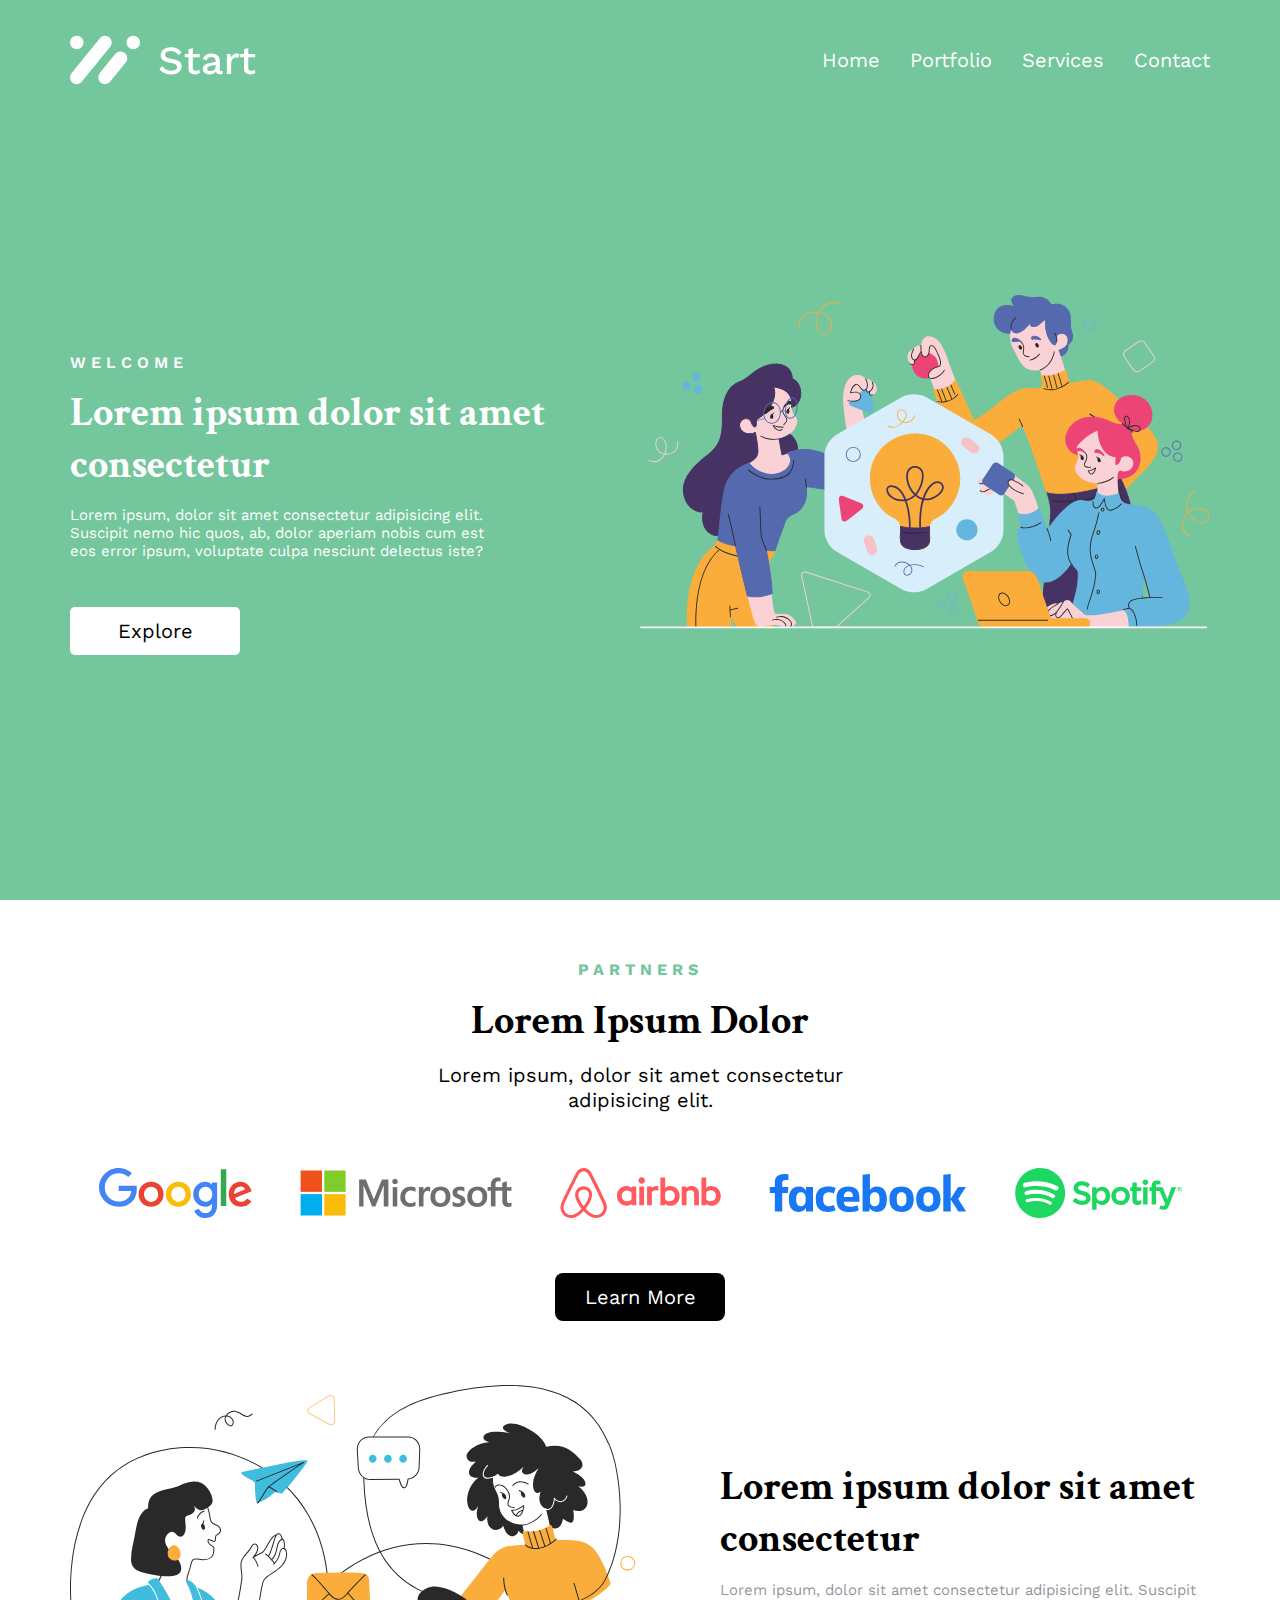
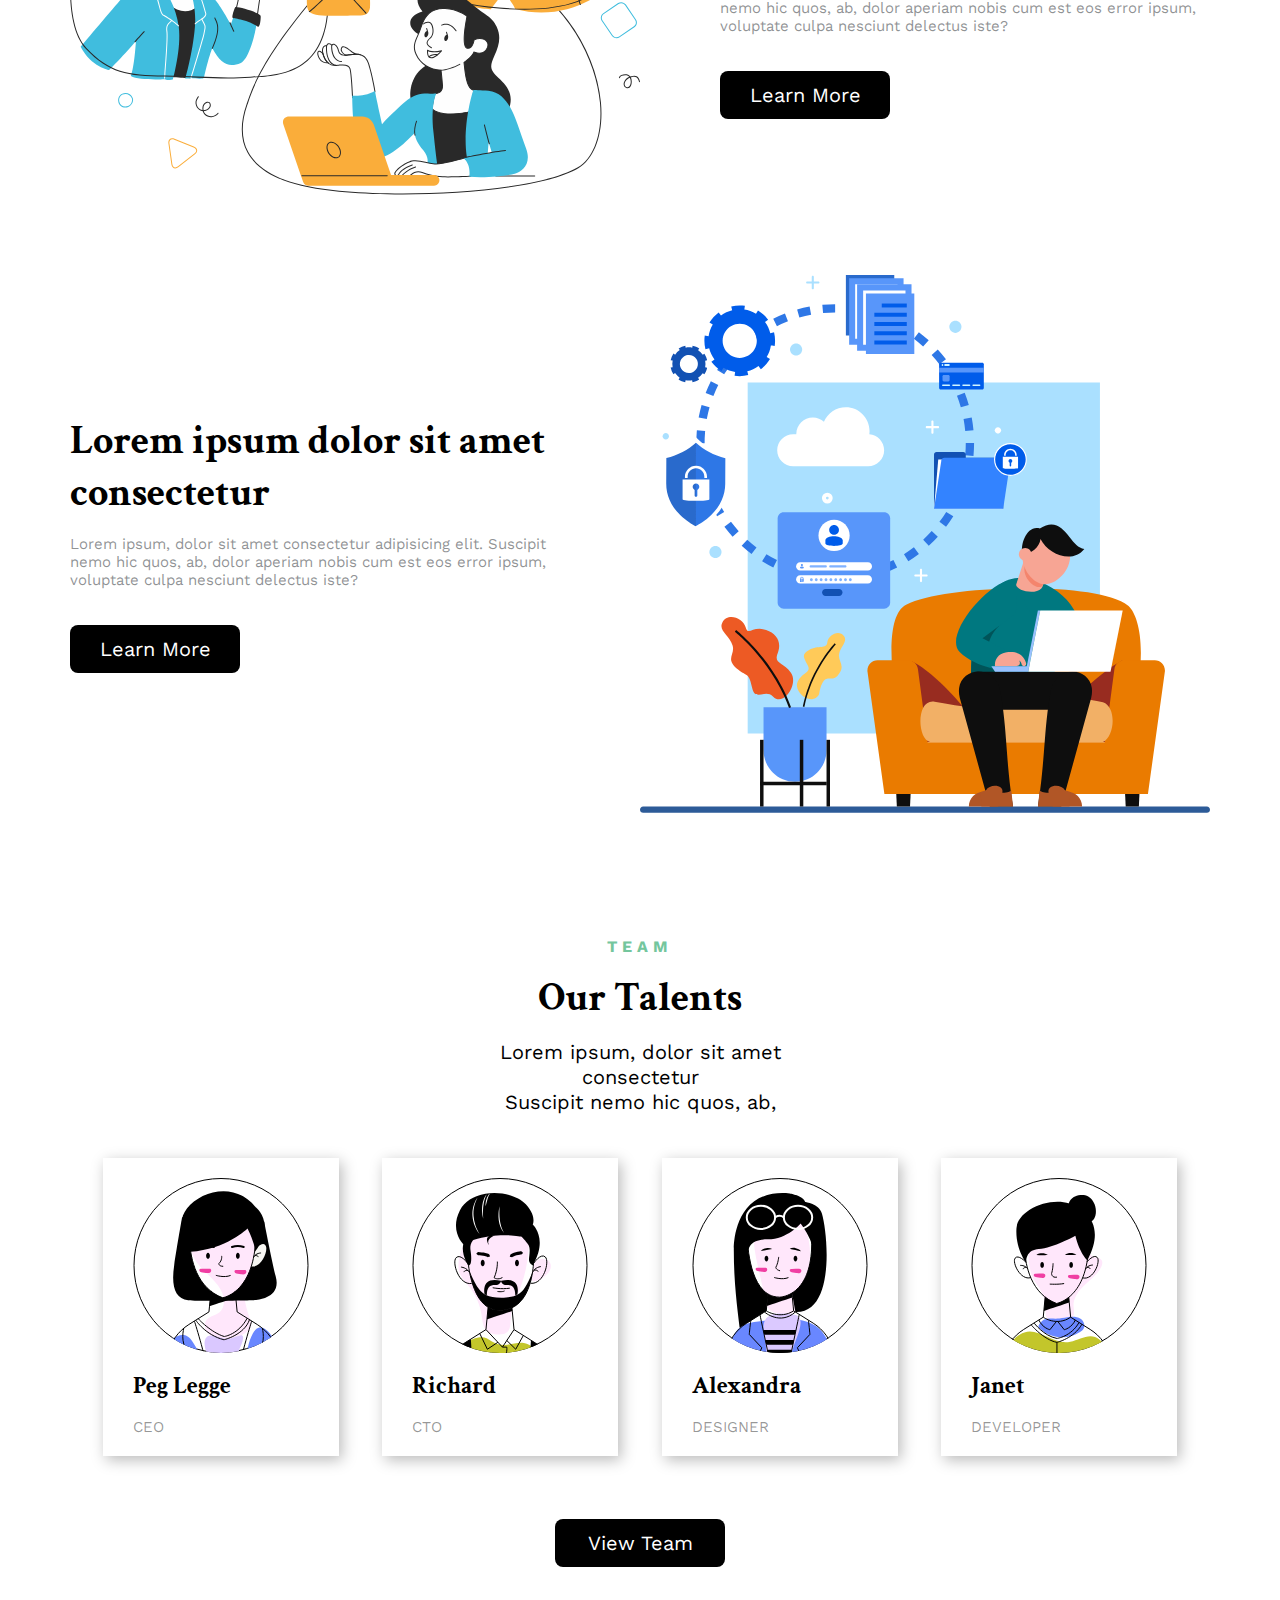
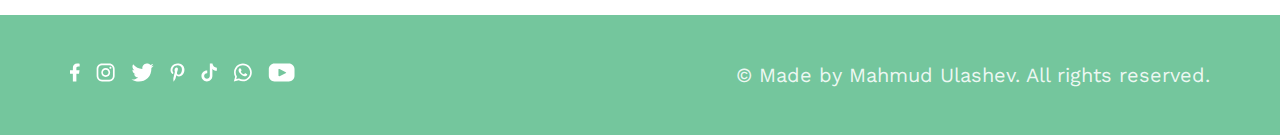
<file: index.html>
<!DOCTYPE html>
<html lang="en">
<head>
    <meta charset="UTF-8">
    <meta name="viewport" content="width=device-width, initial-scale=1.0">
    <title>Start Up</title>
    <link rel="preconnect" href="https://fonts.googleapis.com">
<link rel="preconnect" href="https://fonts.gstatic.com" crossorigin>
<link href="https://fonts.googleapis.com/css2?family=Work+Sans:ital,wght@0,100..900;1,100..900&display=swap" rel="stylesheet">
<link rel="preconnect" href="https://fonts.googleapis.com">
<link rel="preconnect" href="https://fonts.gstatic.com" crossorigin>
<link href="https://fonts.googleapis.com/css2?family=Crimson+Text:ital,wght@0,400;0,600;0,700;1,400;1,600;1,700&family=Work+Sans:ital,wght@0,100..900;1,100..900&display=swap" rel="stylesheet">
    <link rel="stylesheet" href="./style.css">
</head>
<body>
    <main>

            <!--Header-->

            <header>
                <div class="header-wrapper container">
                   <a href="#"> <img class="logo" src="./images/logo-white.svg" alt=""></a>
                    <nav>
                        <a href="./index.html" class="nav1">Home</a>
                        <a href="./portfolio.html" class="nav1">Portfolio</a>
                        <a href="./services.html" class="nav1">Services</a>
                        <a href="./contact.html" class="nav1">Contact</a>
                    </nav>

                    <div class="hamburger">   
                        <div class="off-screen-menu">
                            <ul class="ham-menu-ul">
                                <li><div><img src="./images/icons/home_24dp_E3E3E3_FILL0_wght400_GRAD0_opsz24.svg" alt="">
                                </div><a href="./index.html" class="nav1">Home</a></li>
                                <li><div><img src="./images/icons/work_24dp_E3E3E3_FILL0_wght400_GRAD0_opsz24.svg" alt="">
                                </div><a href="./portfolio.html" class="nav1">Portfolio</a></li>
                                <li><div><img src="./images/icons/design_services_24dp_E3E3E3_FILL0_wght400_GRAD0_opsz24.svg" alt="">
                                </div><a href="./services.html" class="nav1">Services</a></li>
                                <li><div><img src="./images/icons/perm_contact_calendar_24dp_E3E3E3_FILL0_wght400_GRAD0_opsz24.svg" alt="">
                                </div><a href="./contact.html" class="nav1">Contact</a></li>
                                
        
                            </ul>
                        </div>
                    
                        <nav class="nav-bar">
                            <div class="ham-menu">
                                <span></span>
                                <span></span>
                                <span></span>
                            </div>
                        </nav>
                    
                 </div> 
                </div>
            </header>


            <!-- Hero -->


        <section class="hero">
            <div class="hero-wrapper container">

                <div class="hero-content">
                    <h1 class="birinchi">Welcome</h1>
                    <h2 class="ikkinchi">Lorem ipsum dolor sit amet consectetur </h2>
                    <p class="matn1">Lorem ipsum, dolor sit amet consectetur adipisicing elit. Suscipit nemo hic quos, ab, dolor aperiam nobis cum est eos error ipsum, voluptate culpa nesciunt delectus iste?</p>
                    <a href="./portfolio.html"><button class="button1">Explore</button></a>
                </div>

                <div class="hero-img">
                    <img src="./images/hero-group.svg" alt="">
                </div>

            </div>
        </section>


        <!-- Partners -->


        <section class="partners">
            <div class="partners-wrapper container">

                <div class="partners-companiens">

                    <div class="partners-content">
                        <h2 class="uchinchi">
                            PARTNERS
                        </h2>
                        <h2 class="tortinchi">Lorem Ipsum Dolor</h2>
                        <p class="matn2">Lorem ipsum, dolor sit amet consectetur <br> adipisicing elit.</p>
                    </div>

                    <div class="partners-companiens-wrapper">
                        <img src="./images/partners/google.svg" alt="">
                        <img src="./images/partners/microsoft.png" alt="">
                        <img src="./images/partners/airbnb.svg" alt="">
                        <img src="./images/partners/facebook.svg" alt="">
                        <img src="./images/partners/spotify.svg" alt="">
                    </div>

                    <a href="./services.html"><button class="button2">Learn More</button></a>
                </div>
                

                <div class="partner-info">

                    <div class="info-1 p-info">
                        <div class="info1-left">
                            <img src="./images/contact.svg" alt="">
                        </div>

                        <div class="info1-right ">
                            <h2 class="beshinchi">
                                Lorem ipsum dolor sit amet consectetur 
                            </h2>
                            <p class="matn3">
                                Lorem ipsum, dolor sit amet consectetur adipisicing elit. Suscipit nemo hic quos, ab, dolor aperiam nobis cum est eos error ipsum, voluptate culpa nesciunt delectus iste?
                            </p>
                            <a href="./services.html"><button class="button3">Learn More</button></a>
                        </div>
                    </div>

                    <div class="info-2 p-info">

                        <div class="info1-left">
                            <img src="./images/security.svg" alt="">
                        </div>

                        <div class="info1-right ">
                            <h2 class="beshinchi">
                                Lorem ipsum dolor sit amet consectetur 
                            </h2>
                            <p class="matn3">
                                Lorem ipsum, dolor sit amet consectetur adipisicing elit. Suscipit nemo hic quos, ab, dolor aperiam nobis cum est eos error ipsum, voluptate culpa nesciunt delectus iste?
                            </p>
                           <a href="./services.html"> <button class="button3">Learn More</button></a>
                        </div>

                    </div>

                </div>   

            </div>
       </section> 


         <!-- TEAMS -->

         
       <section class="Teams container">

            <div class="teams-content">
                <h2 class="uchinchi">
                    TEAM
                </h2>
                <h2 class="tortinchi">Our Talents</h2>
                <p class="matn2">Lorem ipsum, dolor sit amet consectetur <br>
                    Suscipit nemo hic quos, ab,</p>
            </div>

            <div class="teams-cards">

                <div class="teams-card">
                    <img src="./images/peg.svg" alt="">
                    <h2 class="team-member">Peg Legge</h2>
                    <span class="job">CEO</span>
                </div>

                <div class="teams-card">
                    <img src="./images/richart.svg" alt="">
                    <h2 class="team-member">Richard</h2>
                    <span class="job">CTO</span>
                </div>

                <div class="teams-card">
                    <img src="./images/stolz.svg" alt="">
                    <h2 class="team-member">Alexandra</h2>
                    <span class="job">DESIGNER</span>
                </div>

                <div class="teams-card">
                    <img src="./images/janet.svg" alt="">
                    <h2 class="team-member">Janet</h2>
                    <span class="job">DEVELOPER</span>
                </div>

            </div>

           <a href="./portfolio.html"> <button class="button3">View Team</button></a>

        </section>

    </main>

    <!-- FOOTER -->

    <footer>
        <div class="footer-wrapper container">
            <div class="media-icons">
                <a href="#"> <img src="./images/social-media/Group 33.svg" alt=""></a>
                <a href="#"> <img src="./images/social-media/Group 34.svg" alt=""></a> 
                <a href="#"> <img src="./images/social-media/Group 35.svg" alt=""></a> 
                <a href="#"><img src="./images/social-media/Group 36.svg" alt=""></a> 
                <a href="#"><img src="./images/social-media/Group 37.svg" alt=""></a> 
                <a href="#"> <img src="./images/social-media/Group 38.svg" alt=""></a> 
                <a href="#"> <img src="./images/social-media/Group 39.svg" alt=""></a> 
                
            </div>

            <p class="footer-matn">
                © Made by Mahmud Ulashev. All rights reserved.
            </p>
        </div>
    </footer>

<script src="./main.js"></script>

</body>
</html>
</file>
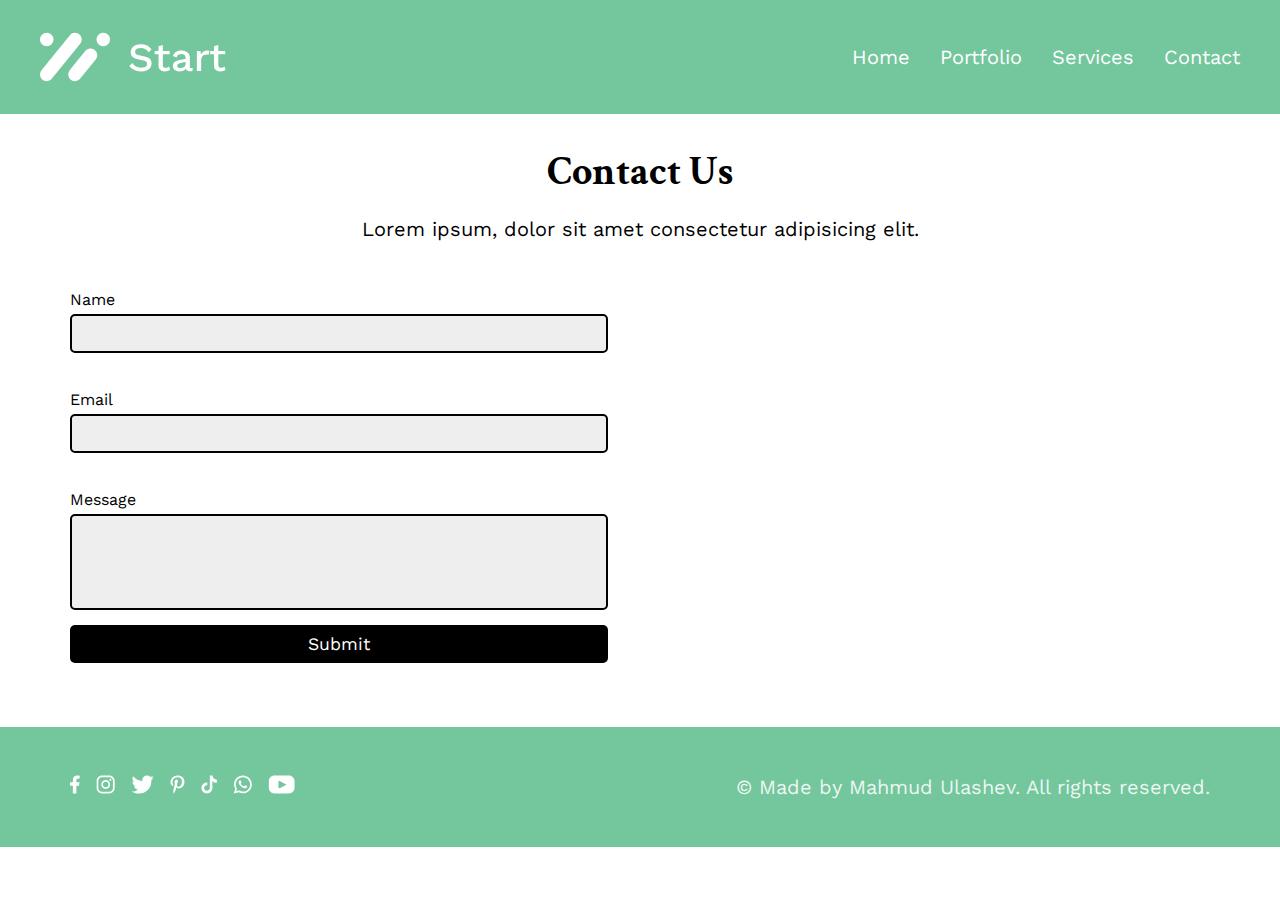
<file: contact.html>
<!DOCTYPE html>
<html lang="en">
<head>
    <meta charset="UTF-8">
    <meta name="viewport" content="width=device-width, initial-scale=1.0">
    <title>Our Services</title>
    <link rel="preconnect" href="https://fonts.googleapis.com">
    <link rel="preconnect" href="https://fonts.gstatic.com" crossorigin>
    <link href="https://fonts.googleapis.com/css2?family=Work+Sans:ital,wght@0,100..900;1,100..900&display=swap" rel="stylesheet">
    <link rel="preconnect" href="https://fonts.googleapis.com">
    <link rel="preconnect" href="https://fonts.gstatic.com" crossorigin>
    <link href="https://fonts.googleapis.com/css2?family=Crimson+Text:ital,wght@0,400;0,600;0,700;1,400;1,600;1,700&family=Work+Sans:ital,wght@0,100..900;1,100..900&display=swap" rel="stylesheet">
    <link rel="stylesheet" href='./contact_style.css'>
</head>
<body>
    
     <!--Header-->

     <header>
        <div class="header-wrapper container">
           <a href="#"> <img class="logo" src="./images/logo-white.svg" alt=""></a>
            <nav>
                <a href="./index.html" class="nav1">Home</a>
                <a href="./portfolio.html" class="nav1">Portfolio</a>
                <a href="./services.html" class="nav1">Services</a>
                <a href="./contact.html" class="nav1">Contact</a>
            </nav>

            <div class="hamburger">   
                <div class="off-screen-menu">
                    <ul class="ham-menu-ul">
                        <li><div><img src="./images/icons/home_24dp_E3E3E3_FILL0_wght400_GRAD0_opsz24.svg" alt="">
                        </div><a href="./index.html" class="nav1">Home</a></li>
                        <li><div><img src="./images/icons/work_24dp_E3E3E3_FILL0_wght400_GRAD0_opsz24.svg" alt="">
                        </div><a href="./portfolio.html" class="nav1">Portfolio</a></li>
                        <li><div><img src="./images/icons/design_services_24dp_E3E3E3_FILL0_wght400_GRAD0_opsz24.svg" alt="">
                        </div><a href="./services.html" class="nav1">Services</a></li>
                        <li><div><img src="./images/icons/perm_contact_calendar_24dp_E3E3E3_FILL0_wght400_GRAD0_opsz24.svg" alt="">
                        </div><a href="./contact.html" class="nav1">Contact</a></li>
                        

                    </ul>
                </div>
            
                <nav class="nav-bar">
                    <div class="ham-menu">
                        <span></span>
                        <span></span>
                        <span></span>
                    </div>
                </nav>
            
         </div> 
        </div>
    </header>

    <div class="hero">
        <h2>Contact Us</h2>
        <p class="matn">Lorem ipsum, dolor sit amet consectetur
            adipisicing elit.</p>
    </div>

    <div class="middle container">
        <div class="mid-left">
            <form action="" method="get">
                <label for="name">Name</label>
                <input type="text" id="name">
                <label for="e-mail">Email</label>
                <input type="email" id="e-mail">
                <label for="message">Message</label>
                <input type="text" id="message">
                <button type="submit">Submit</button>
            </form>
        </div>

        <div class="mid-right">
            <iframe src="https://www.google.com/maps/embed?pb=!1m18!1m12!1m3!1d12332.14466534422!2d67.23568171262744!3d39.400687825658544!2m3!1f0!2f0!3f0!3m2!1i1024!2i768!4f13.1!3m3!1m2!1s0x8936b300f16b5151%3A0xa5bb50ecd5f25fa!2sIlmla%20Ta&#39;lim!5e0!3m2!1sen!2s!4v1741962225402!5m2!1sen!2s" width="600" height="450" style="border:0;" allowfullscreen="" loading="lazy" referrerpolicy="no-referrer-when-downgrade"></iframe>
        </div>
    </div>

    <footer>
        <div class="footer-wrapper container">
            <div class="media-icons">
                <a href="#"> <img src="./images/social-media/Group 33.svg" alt=""></a>
                <a href="#"> <img src="./images/social-media/Group 34.svg" alt=""></a> 
                <a href="#"> <img src="./images/social-media/Group 35.svg" alt=""></a> 
                <a href="#"><img src="./images/social-media/Group 36.svg" alt=""></a> 
                <a href="#"><img src="./images/social-media/Group 37.svg" alt=""></a> 
                <a href="#"> <img src="./images/social-media/Group 38.svg" alt=""></a> 
                <a href="#"> <img src="./images/social-media/Group 39.svg" alt=""></a> 
                
            </div>

            <p class="footer-matn">
                © Made by Mahmud Ulashev. All rights reserved.
            </p>
        </div>
    </footer>


    <script src="./main.js"></script>

</body>
</html>
</file>
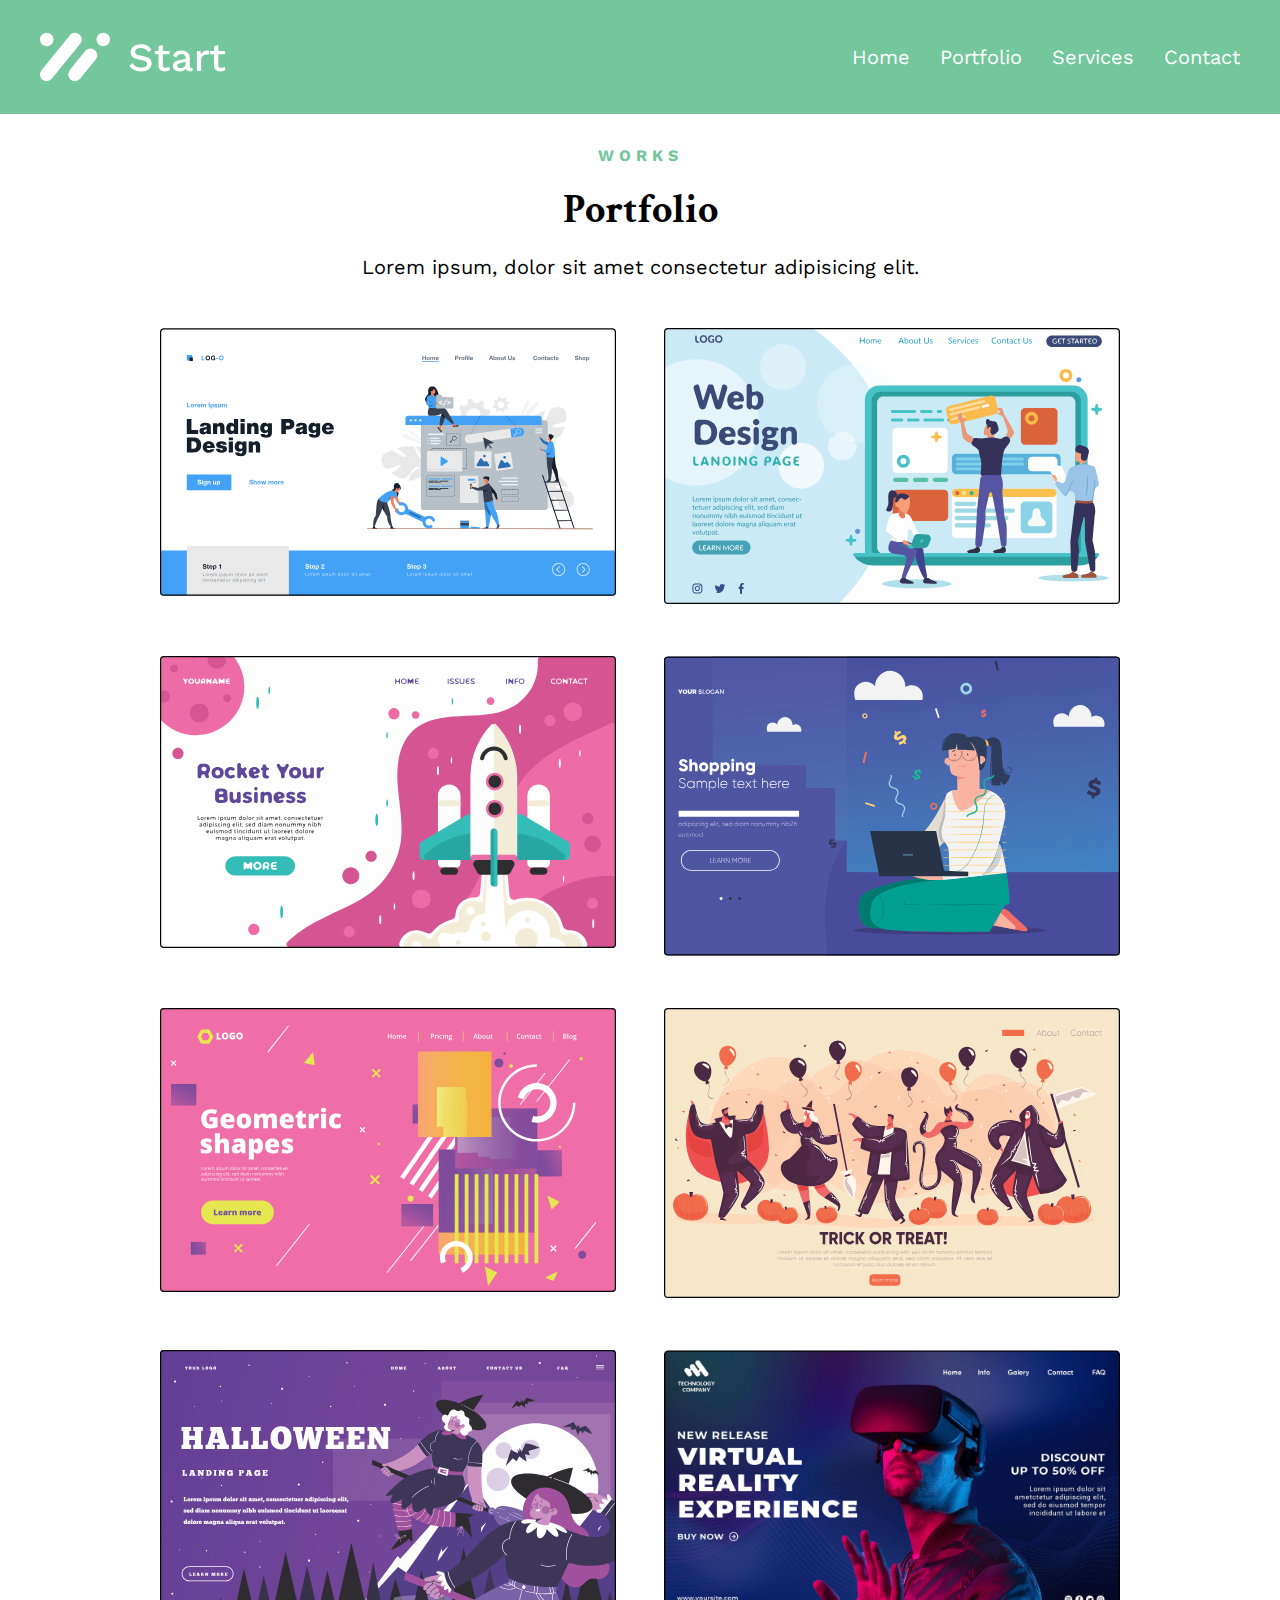
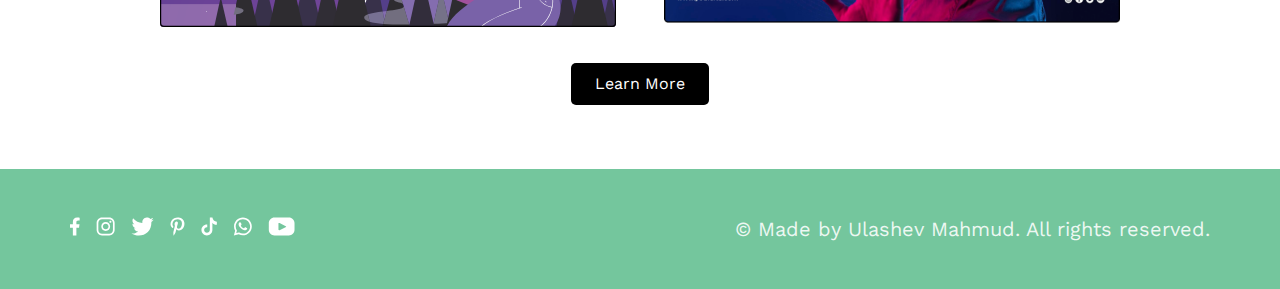
<file: portfolio.html>
<!DOCTYPE html>
<html lang="en">
<head>
    <meta charset="UTF-8">
    <meta name="viewport" content="width=device-width, initial-scale=1.0">
    <title>Portfolio</title>
    <link rel="preconnect" href="https://fonts.googleapis.com">
    <link rel="preconnect" href="https://fonts.gstatic.com" crossorigin>
    <link href="https://fonts.googleapis.com/css2?family=Work+Sans:ital,wght@0,100..900;1,100..900&display=swap" rel="stylesheet">
    <link rel="preconnect" href="https://fonts.googleapis.com">
    <link rel="preconnect" href="https://fonts.gstatic.com" crossorigin>
    <link href="https://fonts.googleapis.com/css2?family=Crimson+Text:ital,wght@0,400;0,600;0,700;1,400;1,600;1,700&family=Work+Sans:ital,wght@0,100..900;1,100..900&display=swap" rel="stylesheet">
    <link rel="stylesheet" href='./portfolio_style.css'>
</head>
<body>
    <!--Header-->

    <header>
        <div class="header-wrapper container">
           <a href="#"> <img class="logo" src="./images/logo-white.svg" alt=""></a>
            <nav>
                <a href="./index.html" class="nav1">Home</a>
                <a href="./portfolio.html" class="nav1">Portfolio</a>
                <a href="./services.html" class="nav1">Services</a>
                <a href="#" class="nav1">Contact</a>
            </nav>

            <div class="hamburger">   
                <div class="off-screen-menu">
                    <ul class="ham-menu-ul">
                        <li><div><img src="./images/icons/home_24dp_E3E3E3_FILL0_wght400_GRAD0_opsz24.svg" alt="">
                        </div><a href="./index.html" class="nav1">Home</a></li>
                        <li><div><img src="./images/icons/work_24dp_E3E3E3_FILL0_wght400_GRAD0_opsz24.svg" alt="">
                        </div><a href="./portfolio.html" class="nav1">Portfolio</a></li>
                        <li><div><img src="./images/icons/design_services_24dp_E3E3E3_FILL0_wght400_GRAD0_opsz24.svg" alt="">
                        </div><a href="./services.html" class="nav1">Services</a></li>
                        <li><div><img src="./images/icons/perm_contact_calendar_24dp_E3E3E3_FILL0_wght400_GRAD0_opsz24.svg" alt="">
                        </div><a href="#" class="nav1">Contact</a></li>
                        

                    </ul>
                </div>
            
                <nav class="nav-bar">
                    <div class="ham-menu">
                        <span></span>
                        <span></span>
                        <span></span>
                    </div>
                </nav>
            
         </div> 
        </div>
    </header>

  

    <div class="hero">
        <h3>WORKS</h3>
        <h2>Portfolio</h2>
        <p class="matn">Lorem ipsum, dolor sit amet consectetur
            adipisicing elit.</p>
    </div>

    <div class="middle-hero container">
        <div class="middle">
                <a href="#"><img src="./images/Portfolio-images/dscdscd 1.svg" alt=""></a>
                <a href="#"><img src="./images/Portfolio-images/Frame 42.svg" alt=""></a>
                <a href="#"><img src="./images/Portfolio-images/Frame 43.svg" alt=""></a>
                <a href="#"><img src="./images/Portfolio-images/Frame 43 (1).svg" alt=""></a>
                <a href="#"><img src="./images/Portfolio-images/Frame 43 (2).svg" alt=""></a>
                <a href="#"><img src="./images/Portfolio-images/Frame 43 (3).svg" alt=""></a>
                <a href="#"><img src="./images/Portfolio-images/dscdsc 1.svg" alt=""></a>
                <a href="#"><img src="./images/Portfolio-images/5175975 1.png" alt=""></a>
        </div>

        <button>Learn More</button>
        
    </div>


    <footer>
        <div class="footer-wrapper container">
            <div class="media-icons">
                <a href="#"> <img src="./images/social-media/Group 33.svg" alt=""></a>
                <a href="#"> <img src="./images/social-media/Group 34.svg" alt=""></a> 
                <a href="#"> <img src="./images/social-media/Group 35.svg" alt=""></a> 
                <a href="#"><img src="./images/social-media/Group 36.svg" alt=""></a> 
                <a href="#"><img src="./images/social-media/Group 37.svg" alt=""></a> 
                <a href="#"> <img src="./images/social-media/Group 38.svg" alt=""></a> 
                <a href="#"> <img src="./images/social-media/Group 39.svg" alt=""></a> 
                
            </div>

            <p class="footer-matn">
                © Made by Ulashev Mahmud. All rights reserved.
            </p>
        </div>
    </footer>

    

    <script src="./main.js"></script>
</body>
</html>
</file>
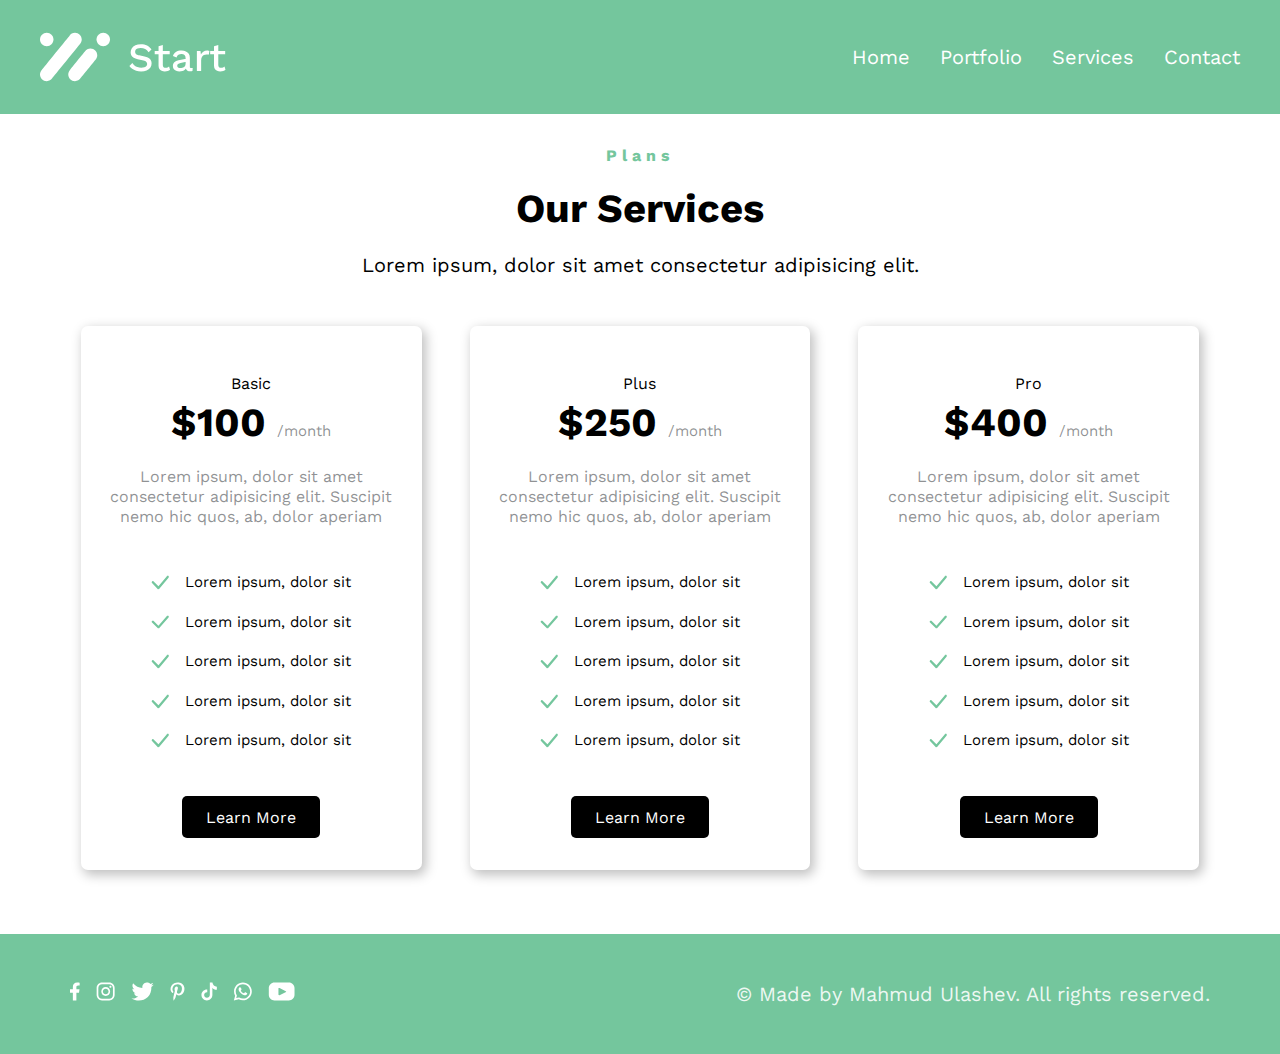
<file: services.html>
<!DOCTYPE html>
<html lang="en">
<head>
    <meta charset="UTF-8">
    <meta name="viewport" content="width=device-width, initial-scale=1.0">
    <title>Our Services</title>
    <link rel="preconnect" href="https://fonts.googleapis.com">
    <link rel="preconnect" href="https://fonts.gstatic.com" crossorigin>
    <link href="https://fonts.googleapis.com/css2?family=Work+Sans:ital,wght@0,100..900;1,100..900&display=swap" rel="stylesheet">
    <link rel="preconnect" href="https://fonts.googleapis.com">
    <link rel="preconnect" href="https://fonts.gstatic.com" crossorigin>
    <link href="https://fonts.googleapis.com/css2?family=Crimson+Text:ital,wght@0,400;0,600;0,700;1,400;1,600;1,700&family=Work+Sans:ital,wght@0,100..900;1,100..900&display=swap" rel="stylesheet">
    <link rel="stylesheet" href='./services_style.css'>
</head>
<body>
    
     <!--Header-->

     <header>
        <div class="header-wrapper container">
           <a href="#"> <img class="logo" src="./images/logo-white.svg" alt=""></a>
            <nav>
                <a href="./index.html" class="nav1">Home</a>
                <a href="./portfolio.html" class="nav1">Portfolio</a>
                <a href="./services.html" class="nav1">Services</a>
                <a href="./contact.html" class="nav1">Contact</a>
            </nav>

            <div class="hamburger">   
                <div class="off-screen-menu">
                    <ul class="ham-menu-ul">
                        <li><div><img src="./images/icons/home_24dp_E3E3E3_FILL0_wght400_GRAD0_opsz24.svg" alt="">
                        </div><a href="./index.html" class="nav1">Home</a></li>
                        <li><div><img src="./images/icons/work_24dp_E3E3E3_FILL0_wght400_GRAD0_opsz24.svg" alt="">
                        </div><a href="./portfolio.html" class="nav1">Portfolio</a></li>
                        <li><div><img src="./images/icons/design_services_24dp_E3E3E3_FILL0_wght400_GRAD0_opsz24.svg" alt="">
                        </div><a href="./services.html" class="nav1">Services</a></li>
                        <li><div><img src="./images/icons/perm_contact_calendar_24dp_E3E3E3_FILL0_wght400_GRAD0_opsz24.svg" alt="">
                        </div><a href="./contact.html" class="nav1">Contact</a></li>
                        

                    </ul>
                </div>
            
                <nav class="nav-bar">
                    <div class="ham-menu">
                        <span></span>
                        <span></span>
                        <span></span>
                    </div>
                </nav>
            
         </div> 
        </div>
    </header>

    <div class="hero">
        <h3>Plans</h3>
        <h2>Our Services</h2>
        <p class="matn">Lorem ipsum, dolor sit amet consectetur
            adipisicing elit.</p>
    </div>

    <div class="middle container">
        <div class="card">
            <div class="content">
                <p class="matn2">Basic</p>
                <h2>$100 <span>/month</span></h2>
                <p class="matn3">Lorem ipsum, dolor sit amet consectetur adipisicing elit. Suscipit nemo hic quos, ab, dolor aperiam</p>
            </div>

            <div class="shartlar">
                <div class="shart">
                    <img src="./images/Vector.svg" alt="">
                    <p class="matn4">Lorem ipsum, dolor sit </p>
                </div>

                <div class="shart">
                    <img src="./images/Vector.svg" alt="">
                    <p class="matn4">Lorem ipsum, dolor sit </p>
                </div>

                <div class="shart">
                    <img src="./images/Vector.svg" alt="">
                    <p class="matn4">Lorem ipsum, dolor sit </p>
                </div>

                <div class="shart">
                    <img src="./images/Vector.svg" alt="">
                    <p class="matn4">Lorem ipsum, dolor sit </p>
                </div>

                <div class="shart">
                    <img src="./images/Vector.svg" alt="">
                    <p class="matn4">Lorem ipsum, dolor sit </p>
                </div>
            </div>

            <button>Learn More</button>
        </div>

        <div class="card">
            <div class="content">
                <p class="matn2">Plus</p>
                <h2>$250 <span>/month</span></h2>
                <p class="matn3">Lorem ipsum, dolor sit amet consectetur adipisicing elit. Suscipit nemo hic quos, ab, dolor aperiam</p>
            </div>

            <div class="shartlar">
                <div class="shart">
                    <img src="./images/Vector.svg" alt="">
                    <p class="matn4">Lorem ipsum, dolor sit </p>
                </div>

                <div class="shart">
                    <img src="./images/Vector.svg" alt="">
                    <p class="matn4">Lorem ipsum, dolor sit </p>
                </div>

                <div class="shart">
                    <img src="./images/Vector.svg" alt="">
                    <p class="matn4">Lorem ipsum, dolor sit </p>
                </div>

                <div class="shart">
                    <img src="./images/Vector.svg" alt="">
                    <p class="matn4">Lorem ipsum, dolor sit </p>
                </div>

                <div class="shart">
                    <img src="./images/Vector.svg" alt="">
                    <p class="matn4">Lorem ipsum, dolor sit </p>
                </div>
            </div>

            <button>Learn More</button>
        </div>

        <div class="card">
            <div class="content">
                <p class="matn2">Pro</p>
                <h2>$400 <span>/month</span></h2>
                <p class="matn3">Lorem ipsum, dolor sit amet consectetur adipisicing elit. Suscipit nemo hic quos, ab, dolor aperiam</p>
            </div>

            <div class="shartlar">
                <div class="shart">
                    <img src="./images/Vector.svg" alt="">
                    <p class="matn4">Lorem ipsum, dolor sit </p>
                </div>

                <div class="shart">
                    <img src="./images/Vector.svg" alt="">
                    <p class="matn4">Lorem ipsum, dolor sit </p>
                </div>

                <div class="shart">
                    <img src="./images/Vector.svg" alt="">
                    <p class="matn4">Lorem ipsum, dolor sit </p>
                </div>

                <div class="shart">
                    <img src="./images/Vector.svg" alt="">
                    <p class="matn4">Lorem ipsum, dolor sit </p>
                </div>

                <div class="shart">
                    <img src="./images/Vector.svg" alt="">
                    <p class="matn4">Lorem ipsum, dolor sit </p>
                </div>
            </div>

            <button>Learn More</button>
        </div>
    </div>


    <footer>
        <div class="footer-wrapper container">
            <div class="media-icons">
                <a href="#"> <img src="./images/social-media/Group 33.svg" alt=""></a>
                <a href="#"> <img src="./images/social-media/Group 34.svg" alt=""></a> 
                <a href="#"> <img src="./images/social-media/Group 35.svg" alt=""></a> 
                <a href="#"><img src="./images/social-media/Group 36.svg" alt=""></a> 
                <a href="#"><img src="./images/social-media/Group 37.svg" alt=""></a> 
                <a href="#"> <img src="./images/social-media/Group 38.svg" alt=""></a> 
                <a href="#"> <img src="./images/social-media/Group 39.svg" alt=""></a> 
                
            </div>

            <p class="footer-matn">
                © Made by Mahmud Ulashev. All rights reserved.
            </p>
        </div>
    </footer>

    <script src="./main.js"></script>

</body>
</html>
</file>
<file: style.css>
*, html {
    margin: 0;
    padding: 0;
    box-sizing: border-box;
}

.container {
    margin-left: auto;
    margin-right: auto;
    max-width: 1200px;
    padding: 0px 30px;
}



/* Header */



header {
    background-color: #74C69D;
    width: 100%;
    height: 12vh;
}

.header-wrapper {
    display: flex;
    align-items: center;
    justify-content: space-between;
    padding-top: 35px;
    padding-bottom: 35px;
}

.logo {
    width: 187px;
    display: block;
}

nav {
    display: flex;
    justify-content: center;
    align-items: center;
    gap: 30px;
}

.nav1:hover {
    opacity: 0.7;
}


a {
    text-decoration: none;
    color: white;
    font-family: "Work Sans", serif;
    font-size: 20px;
    font-weight: 400;
}

a:hover {
    opacity: 0.8;
    text-decoration: underline;
}



/* off-screen-menu */
.off-screen-menu {
    background-color:  rgb(34, 37, 49);
    width: 100%;
    max-width: 600px;
    position: fixed;
    top: 0;
    right: -600px;
    display: flex;
    flex-direction: column;
    align-items: center;    
    justify-content: center;
    text-align: center;
    transition: .3s ease;
    height: 100vh;
}


.off-screen-menu.active {
    right: 0;
}

.hamburger {
    display: none;
    
}

.nav-bar {
    padding: 1rem;
    display: flex;
}



/* ham menu */
.ham-menu {
    height: 40px;
    width: 30px;
    margin-left: auto;
    position: relative;
    cursor: pointer; 
    transition: transform 0.3s ease; 
}

.ham-menu:hover {
    transform: scale(1.1); 
}

.ham-menu span {
    height: 4px; 
    width: 100%;
    background-color: white;
    border-radius: 25px;
    position: absolute;
    left: 50%;
    top: 50%;
    transform: translate(-50%, -50%);
    transition: .3s ease;
}

.ham-menu span:nth-child(1) {
    top: 25%;
}
.ham-menu span:nth-child(3) {
    top: 75%;
}
.ham-menu.active span {
    background-color: white;
}
.ham-menu.active span:nth-child(1) {
    top: 50%;
    transform: translate(-50%, -50%) rotate(45deg);
}
.ham-menu.active span:nth-child(2) {
    opacity: 0;
}
.ham-menu.active span:nth-child(3) {
    top: 50%;
    transform: translate(-50%, -50%) rotate(-45deg);
}

.ham-menu-ul li > a {
    color: white;
    text-transform: uppercase;
    font-size: 1.4rem;
    
}

li {
    list-style: none;
    margin-bottom: 1rem;
    display: flex;
    align-items: center;
    gap: 0.4rem;
}



/* Hero */



.hero {
    background-color: #74C69D;
    padding-bottom: 5rem;
    width: 100%;
    height: 88vh;
    display: flex;
    justify-content: center;
    align-items: center;
   }

.hero-wrapper {
    display: flex;
    align-items: center;
    justify-content: space-between;
}

.hero-content {
    width: 50%;
}

.hero-img {
    width: 50%;
}

.hero-img > img {
    width: 100%;
}

.birinchi {
    font-family: Work Sans;
    font-size: 16px;
    font-weight: 600;
    color:white;
    letter-spacing: 5px;
    text-transform: uppercase;
    margin-top: 79.5px;
}

.ikkinchi {
    font-family: Crimson Text;
    font-size: 40px;
    font-weight: 700;
    color: white;
    margin-top: 15px;
}

.matn1 {
    font-family: Work Sans;
    font-size: 15px;
    font-weight: 400;
    color: white;
    width: 26rem;
    height: 4.75rem;
    margin-top: 15px;
}

.button1 {
    width: 170px;
    height: 48px;
    border-radius: 5px;
    background-color: white;
    border: transparent;
    font-family: Work Sans;
    font-size: 20px;
    font-weight: 400;
    color: black;
    margin-top: 25px;
}

.button1:hover,
.button2:hover,
.button3:hover {
    opacity: 0.8;
    cursor: pointer;
}



/* Partners */



.partners-companiens {
    display: flex;
    flex-direction: column;
    align-items: center;
    justify-content: center;
    gap: 55px;
} 

.partners-content {
    max-width: 411px;
}

.uchinchi {
    font-family: Work Sans;
    font-size: 16px;
    font-weight: 700;
    letter-spacing: 5px;
    color: #74C69D;
    text-align: center;
    padding-top: 60px;
}

.tortinchi {
    font-family: Crimson Text;
    font-size: 40px;
    font-weight: 700;
    text-align: center;
    color: black;
    margin-top: 16px;
}

.matn2 {
    font-family: Work Sans;
    font-size: 20px;
    font-weight: 400;
    line-height: 25px;
    text-align: center;
    color: black;
    margin-top: 16px;
} 

.partners-companiens-wrapper {
    display: flex;
    justify-content: center;
    align-items: center;
    gap: 3rem;
    flex-wrap: wrap;
}

.button2 {
    width: 170px;
    height: 48px;
    background-color: black;
    color: white;
    border-radius: 8px;
    font-family: Work Sans;
    font-size: 20px;
    font-weight: 400;
    text-align: center;
    border: transparent;
}


.beshinchi {
    font-family: Crimson Text;
    font-size: 40px;
    font-weight: 700;
    text-align: left;
    color: black;
}

.matn3 {
    font-family: Work Sans;
    font-size: 15px;
    font-weight: 400;
    color: #21252980;
}

.matn4 {
    font-family: Work Sans;
    font-size: 15px;
    font-weight: 400;
    color: #21252980;
    margin-top: 12px;
    width: 470px;

}



  /* Part 2 */



.partner-info {
    display: flex;
    flex-direction: column;
    gap: 5rem;
    margin-top: 4rem;
    padding-bottom: 4rem;
}

.info-1 {
    display: flex;
    align-items: center;
    justify-content: space-between;
    gap: 5rem;
}

.info-2 {
    display: flex;
    align-items: center;
    gap: 5rem;
    justify-content: space-between;
    flex-direction: row-reverse;
}

.info1-left {
    width: 50%;
    display: flex;
    flex-direction: column;

   
}

.info1-right {
    width: 50%;
    display: flex;
    flex-direction: column;
    gap: 1rem;
    align-items: start;
}

.info1-right > img {
    width: 100%;
}

.button3 {
    width: 170px;
    height: 48px;
    background-color: black;
    color: white;
    margin-top: 20px;
    border-radius: 8px;
    font-family: Work Sans;
    font-size: 20px;
    font-weight: 400;
    text-align: center;
    border: transparent;
}



/* Teams */



.Teams {
    display: flex;
    flex-direction: column;
    justify-content: center;
    align-items: center;
    gap: 2.7rem;
    padding-bottom: 3rem;
}

.teams-content {
    max-width: 404px;
}

.teams-cards {
    display: flex;
    align-items: center;
    justify-content: center;
    gap: 2.7rem;
    flex-wrap: wrap;
}

.teams-card {
    padding: 20px 30px;
    box-shadow: 3px 4px 14px rgba(0, 0, 0, 0.274);
    display: flex;
    flex-direction: column;
    gap: 17px;
}

.teams-card:hover {
    transform: translateY(-10px);
    transition: 0.3s;
}

.team-member {
    font-family: Crimson Text;
    font-size: 1.5rem;
    font-weight: 750;
    color: black;
}

.job {
    font-family: Work Sans;
    font-size: 15px;
    font-weight: 400;
    color: rgba(0, 0, 0, 0.419);
}



/* Footer */



footer {
    background-color: #74C69D;
    padding-top: 3rem;
    padding-bottom: 3rem;
    width: 100%;
}

.footer-wrapper {
    display: flex;
    justify-content: space-between;
    align-items: center;
    flex-wrap: wrap;
    gap: 20px;
}

.media-icons {
    display: flex;
    align-items: center;
    gap: 1rem;
    flex-wrap: wrap;
}

.media-icons > img {
   display: block;
}

.footer-matn {
    font-family: Work Sans;
    font-size: 1.25rem;
    font-weight: 400;
    color: #ffffffdf;
}



@media (max-width: 768px) {

    .hamburger {
        display: block;
        margin-right: 0.6rem;
    }


    nav {
        display: none;
    }

    .hero {
        height: 100%;
    }

    .header-wrapper {
        width: 100%;
        padding: 1rem;
    }

    .logo {
        width: 75%;
        margin-left: 0.5rem;
    }
 

    .hero-wrapper {
        flex-direction: column-reverse;
        justify-content: space-between;
        
        margin-top: 5rem;
    }

    .hero-content {
        width: 100%;
        display: flex;
        flex-direction: column;
        align-items: center;
        justify-content: center;
    }

    .matn1 {
        width: 90%;
        text-align: center;
        margin-bottom: 2rem;
    }

    .ikkinchi {
        text-align: center;
    }

    .hero-img {
        width: 100%;
    }

    .p-info {
        flex-direction: column;
    }

    .info1-left {
        width: 100%;
    }

    .info1-right {
        width: 100%;
        align-items: center;
    }

    .beshinchi {
        text-align: center;
    }

    .matn3 {
        text-align: center;
    }

    .footer-wrapper {
        justify-content: center;
        gap: 20px;
    }

    .footer-matn {
        text-align: center;
    }
}


@media (max-width: 568px) {
   .hero {
        max-width: 100vw;
   }

}
</file>
<file: contact_style.css>
*, html {
    margin: 0;
    padding: 0;
    box-sizing: border-box;
}

.container {
    margin-left: auto;
    margin-right: auto;
    max-width: 1200px;
    padding: 0px 30px;
}



/* Header */



header {
    background-color: #74C69D;
    width: 100%;
}

.header-wrapper {
    display: flex;
    align-items: center;
    justify-content: space-between;
    padding: 2rem 0;
}

.logo {
    width: 187px;
    display: block;
}

nav {
    display: flex;
    justify-content: center;
    align-items: center;
    gap: 30px;
}

.nav1:hover {
    opacity: 0.7;
}


a {
    text-decoration: none;
    color: white;
    font-family: "Work Sans", serif;
    font-size: 20px;
    font-weight: 400;
}

a:hover {
    opacity: 0.8;
    text-decoration: underline;
}



/* off-screen-menu */
.off-screen-menu {
    background-color:  rgb(34, 37, 49);
    width: 100%;
    max-width: 600px;
    position: fixed;
    top: 0;
    right: -600px;
    display: flex;
    flex-direction: column;
    align-items: center;    
    justify-content: center;
    text-align: center;
    transition: .3s ease;
    height: 100vh;
}


.off-screen-menu.active {
    right: 0;
}

.hamburger {
    display: none;
    
}

.nav-bar {
    padding: 1rem;
    display: flex;
}



/* ham menu */
.ham-menu {
    height: 40px;
    width: 30px;
    margin-left: auto;
    position: relative;
    cursor: pointer; 
    transition: transform 0.3s ease; 
}

.ham-menu:hover {
    transform: scale(1.1); 
}

.ham-menu span {
    height: 4px; 
    width: 100%;
    background-color: white;
    border-radius: 25px;
    position: absolute;
    left: 50%;
    top: 50%;
    transform: translate(-50%, -50%);
    transition: .3s ease;
}

.ham-menu span:nth-child(1) {
    top: 25%;
}
.ham-menu span:nth-child(3) {
    top: 75%;
}
.ham-menu.active span {
    background-color: white;
}
.ham-menu.active span:nth-child(1) {
    top: 50%;
    transform: translate(-50%, -50%) rotate(45deg);
}
.ham-menu.active span:nth-child(2) {
    opacity: 0;
}
.ham-menu.active span:nth-child(3) {
    top: 50%;
    transform: translate(-50%, -50%) rotate(-45deg);
}

.ham-menu-ul li > a {
    color: white;
    text-transform: uppercase;
    font-size: 1.4rem;
    
}

li {
    list-style: none;
    margin-bottom: 1rem;
    display: flex;
    align-items: center;
    gap: 0.4rem;
}
/*  HERO */

.hero {
    display: flex;  
    flex-direction: column;
    align-items: center; 
    justify-content: center; 
    text-align: center; 
    gap: 1.2rem;
    margin-top: 2rem;
}

h3 {
    font-family: Work Sans;
    font-size: 16px;
    font-weight: 700;
    letter-spacing: 5px;
    color: #74C69D;
}

h2 {
    font-family: Crimson Text;
    font-size: 40px;
    font-weight: 700;
    color: black;
}

.matn {
    font-family: Work Sans;
    font-size: 20px;
    font-weight: 400;
    line-height: 25px;
    color: black;
    width: 80%;
}


.middle {
    display: flex;
    justify-content: space-between;
    gap: 2rem;
    margin-top: 1rem;
}

.mid-left {
    width: 50%;
}

form {
    display: flex;
    flex-direction: column;
    gap: 5px;
    
}

label {
    margin-top: 2rem;
    font-family: Work Sans;
}

input {
    padding: 10px;
    border: 2px solid black;
    border-radius: 5px;
    background-color: rgba(238, 238, 238, 1);
}

#message {
    height: 6rem;
}

iframe {
    margin-top: 3rem;
    height: 20rem;
    border: none;
    border-radius: 5px;
}

.mid-right {
    width: 50%;
    display: flex;
    align-items: center;
    justify-content: center;
}

button {
    font-family: Work Sans;
    font-weight: 400;
    font-size: 1.1rem;
    line-height: 125%;
    letter-spacing: 0px;
    text-align: center;
    color: white;
    background-color: black;
    border: none;
    border-radius: 5px;
    padding: 8px 0;
    margin-top: 10px;

}

button:hover {
    opacity: 0.8;
    cursor: pointer;
}


footer {
    background-color: #74C69D;
    padding-top: 3rem;
    padding-bottom: 3rem;
    width: 100%;
    margin-top: 4rem;
}

.footer-wrapper {
    display: flex;
    justify-content: space-between;
    align-items: center;
    flex-wrap: wrap;
    gap: 20px;

}

.media-icons {
    display: flex;
    align-items: center;
    gap: 1rem;
    flex-wrap: wrap;
}

.media-icons > img {
   display: block;
}

.footer-matn {
    font-family: Work Sans;
    font-size: 1.25rem;
    font-weight: 400;
    color: #ffffffdf;
}




@media (max-width: 768px) {
    .hamburger {
        display: block;
    }


    nav {
        display: none;
    }

    .header-wrapper {
        width: 100%;
        padding: 1rem;
    }

    .logo {
        width: 70%;
        margin-left: 0.5rem;
    }

    .hero {
        height: 100%;
    }

    .middle {
        flex-direction: column-reverse;
        gap: 2rem;
    }

    .mid-left, .mid-right {
        width: 100%;
    }

    .footer-wrapper {
        justify-content: center;
        gap: 20px;
    }

    .footer-matn {
        text-align: center;
    }
}
</file>
<file: portfolio_style.css>
*, html {
    margin: 0;
    padding: 0;
    box-sizing: border-box;
    
}

.container {
    margin-left: auto;
    margin-right: auto;
    max-width: 1200px;
    padding: 0px 30px;
}



/* Header */



header {
    background-color: #74C69D;
    width: 100vw;
    
}

.header-wrapper {
    display: flex;
    align-items: center;
    justify-content: space-between;
    padding: 2rem 0;
}

.logo {
    width: 187px;
    display: block;
}

nav {
    display: flex;
    justify-content: center;
    align-items: center;
    gap: 30px;
}

.nav1:hover {
    opacity: 0.7;
}


.nav1 {
    text-decoration: none;
    color: white;
    font-family: "Work Sans", serif;
    font-size: 20px;
    font-weight: 400;
}

a:hover {
    opacity: 0.8;
    text-decoration: underline;
}


/* off-screen-menu */
.off-screen-menu {
    background-color:  rgb(34, 37, 49);
    width: 100%;
    max-width: 600px;
    position: fixed;
    top: 0;
    right: -600px;
    display: flex;
    flex-direction: column;
    align-items: center;    
    justify-content: center;
    text-align: center;
    transition: .3s ease;
    height: 100vh;
}


.off-screen-menu.active {
    right: 0;
}

.hamburger {
    display: none;
    
}

.nav-bar {
    padding: 1rem;
    display: flex;
}



/* ham menu */
.ham-menu {
    height: 40px;
    width: 30px;
    margin-left: auto;
    position: relative;
    cursor: pointer; 
    transition: transform 0.3s ease; 
}

.ham-menu:hover {
    transform: scale(1.1); 
}

.ham-menu span {
    height: 4px; 
    width: 100%;
    background-color: white;
    border-radius: 25px;
    position: absolute;
    left: 50%;
    top: 50%;
    transform: translate(-50%, -50%);
    transition: .3s ease;
}

.ham-menu span:nth-child(1) {
    top: 25%;
}
.ham-menu span:nth-child(3) {
    top: 75%;
}
.ham-menu.active span {
    background-color: white;
}
.ham-menu.active span:nth-child(1) {
    top: 50%;
    transform: translate(-50%, -50%) rotate(45deg);
}
.ham-menu.active span:nth-child(2) {
    opacity: 0;
}
.ham-menu.active span:nth-child(3) {
    top: 50%;
    transform: translate(-50%, -50%) rotate(-45deg);
}

.ham-menu-ul li > a {
    color: white;
    text-transform: uppercase;
    font-size: 1.4rem;
    
}

li {
    list-style: none;
    margin-bottom: 1rem;
    display: flex;
    align-items: center;
    gap: 0.4rem;
}


/* HERO */

.hero {
    display: flex;  
    flex-direction: column;
    align-items: center; 
    justify-content: center; 
    text-align: center; 
    gap: 1.2rem;
    margin-top: 2rem;
}

h3 {
    font-family: Work Sans;
    font-size: 16px;
    font-weight: 700;
    letter-spacing: 5px;
    color: #74C69D;
}

h2 {
    font-family: Crimson Text;
    font-size: 40px;
    font-weight: 700;
    color: black;
}

.matn {
    font-family: Work Sans;
    font-size: 20px;
    font-weight: 400;
    line-height: 25px;
    color: black;
    width: 80%;
   
}

.middle-hero {
    display: flex;
    flex-direction: column;
    align-items: center;
}

.middle {
    display: flex;
    flex-wrap: wrap;
    gap: 3rem;
    justify-content: center;
    margin-top: 3rem;
}

.middle a {
    width: 40%;
}

.middle a:hover {
    transform: scale(1.05);
}

.middle > a > img {
    width: 100%;
}

button {
    padding: 0.7rem 1.5rem;
    border-radius: 5px;
    background-color: black;
    border: transparent;
    font-family: Work Sans;
    font-size: 16px;
    font-weight: 400;
    color: white;
    margin-top: 2rem;
}

button:hover {
    opacity: 0.8;
    cursor: pointer;
}



footer {
    background-color: #74C69D;
    padding-top: 3rem;
    padding-bottom: 3rem;
    min-width: 100vw;
    margin-top: 4rem;
}

.footer-wrapper {
    display: flex;
    justify-content: space-between;
    align-items: center;
    flex-wrap: wrap;
    gap: 20px;

}

.media-icons {
    display: flex;
    align-items: center;
    gap: 1rem;
    flex-wrap: wrap;
}

.media-icons > img {
   display: block;
}

.footer-matn {
    font-family: Work Sans;
    font-size: 1.25rem;
    font-weight: 400;
    color: #ffffffdf;
}




@media (max-width: 768px) {
    .hamburger {
        display: block;
    }


    nav {
        display: none;
    }

    .hero {
        height: 100%;
    }

    .header-wrapper {
        width: 100%;
        padding: 1rem;
    }

    .logo {
        width: 75%;
        margin-left: 0.5rem;
    }
    


    .middle > a  {
        width: 100%;
    }


    .footer-wrapper {
        justify-content: center;
        gap: 20px;
    }

    .footer-matn {
        text-align: center;
    }
    
}
</file>
<file: services_style.css>
*, html {
    margin: 0;
    padding: 0;
    box-sizing: border-box;
}

.container {
    margin-left: auto;
    margin-right: auto;
    max-width: 1200px;
    padding: 0px 30px;
}



/* Header */



header {
    background-color: #74C69D;
    width: 100%;
}

.header-wrapper {
    display: flex;
    align-items: center;
    justify-content: space-between;
    padding: 2rem 0;
}

.logo {
    width: 187px;
    display: block;
}

nav {
    display: flex;
    justify-content: center;
    align-items: center;
    gap: 30px;
}

.nav1:hover {
    opacity: 0.7;
}


a {
    text-decoration: none;
    color: white;
    font-family: "Work Sans", serif;
    font-size: 20px;
    font-weight: 400;
}

a:hover {
    opacity: 0.8;
    text-decoration: underline;
}



/* off-screen-menu */
.off-screen-menu {
    background-color:  rgb(34, 37, 49);
    width: 100%;
    max-width: 600px;
    position: fixed;
    top: 0;
    right: -600px;
    display: flex;
    flex-direction: column;
    align-items: center;    
    justify-content: center;
    text-align: center;
    transition: .3s ease;
    height: 100vh;
}


.off-screen-menu.active {
    right: 0;
}

.hamburger {
    display: none;
    
}

.nav-bar {
    padding: 1rem;
    display: flex;
}



/* ham menu */
.ham-menu {
    height: 40px;
    width: 30px;
    margin-left: auto;
    position: relative;
    cursor: pointer; 
    transition: transform 0.3s ease; 
}

.ham-menu:hover {
    transform: scale(1.1); 
}

.ham-menu span {
    height: 4px; 
    width: 100%;
    background-color: white;
    border-radius: 25px;
    position: absolute;
    left: 50%;
    top: 50%;
    transform: translate(-50%, -50%);
    transition: .3s ease;
}

.ham-menu span:nth-child(1) {
    top: 25%;
}
.ham-menu span:nth-child(3) {
    top: 75%;
}
.ham-menu.active span {
    background-color: white;
}
.ham-menu.active span:nth-child(1) {
    top: 50%;
    transform: translate(-50%, -50%) rotate(45deg);
}
.ham-menu.active span:nth-child(2) {
    opacity: 0;
}
.ham-menu.active span:nth-child(3) {
    top: 50%;
    transform: translate(-50%, -50%) rotate(-45deg);
}

.ham-menu-ul li > a {
    color: white;
    text-transform: uppercase;
    font-size: 1.4rem;
    
}

li {
    list-style: none;
    margin-bottom: 1rem;
    display: flex;
    align-items: center;
    gap: 0.4rem;
}
/*  HERO */

.hero {
    display: flex;  
    flex-direction: column;
    align-items: center; 
    justify-content: center; 
    text-align: center; 
    gap: 1.2rem;
    margin-top: 2rem;
}

h3 {
    font-family: Work Sans;
    font-size: 16px;
    font-weight: 700;
    letter-spacing: 5px;
    color: #74C69D;
}

h2 {
    font-family: Crimson Text;
    font-size: 40px;
    font-weight: 700;
    color: black;
}

.matn {
    font-family: Work Sans;
    font-size: 20px;
    font-weight: 400;
    line-height: 25px;
    color: black;
    width: 80%;
}

.middle {
    margin-top: 3rem;
    display: flex;
    align-items: center;
    justify-content: center;
    flex-wrap: wrap;
    gap: 3rem;
}

.card {
    width: 21.3rem;
    box-shadow: 3px 4px 12px 1px rgba(0, 0, 0, 0.25);
    border-radius: 7px;
    display: flex;
    flex-direction: column;
    align-items: center;
    gap: 2.9rem;
}

.card:hover {
    transform: translateY(-10px);
    transition: 0.3s;
}

.content {
    margin-top: 3rem;
    text-align: center;
    width: 90%;
    display: flex;
    flex-direction: column;
    gap: 0.2rem;

}

.matn2 {
    font-family: Work Sans;
    font-weight: 400;
    font-size: 1rem;
    line-height: 125%;
    color: black;
}

.matn3 {
    font-family: Work Sans;
    font-weight: 400;
    font-size: 1rem;
    line-height: 125%;
    color: rgba(33, 37, 41, 0.5);
    margin-top: 1rem;
    
}

h2 {
    font-family: Work Sans;
    font-weight: 700;
    font-size: 40px;
    line-height: 125%;
    letter-spacing: 0px;
    color: black;
}

.matn4 {
    font-family: Work Sans;
    font-weight: 400;
    font-size: 15px;
    line-height: 125%;
    letter-spacing: 0px;
    text-align: center;

}

span {
    font-family: Work Sans;
    font-weight: 400;
    font-size: 15px;
    line-height: 125%;
    color: rgba(33, 37, 41, 0.5);
    
}

.shartlar {
    display: flex;
    flex-direction: column;
    gap: 1.3rem;
}

.shart {
    display: flex;
    gap: 1rem;
}

button {
    padding: 0.7rem 1.5rem;
    border-radius: 5px;
    background-color: black;
    border: transparent;
    font-family: Work Sans;
    font-size: 16px;
    font-weight: 400;
    color: white;
    margin-bottom: 2rem;
}

button:hover {
    opacity: 0.8;
    cursor: pointer;
}


footer {
    background-color: #74C69D;
    padding-top: 3rem;
    padding-bottom: 3rem;
    width: 100%;
    margin-top: 4rem;
}

.footer-wrapper {
    display: flex;
    justify-content: space-between;
    align-items: center;
    flex-wrap: wrap;
    gap: 20px;

}

.media-icons {
    display: flex;
    align-items: center;
    gap: 1rem;
    flex-wrap: wrap;
}

.media-icons > img {
   display: block;
}

.footer-matn {
    font-family: Work Sans;
    font-size: 1.25rem;
    font-weight: 400;
    color: #ffffffdf;
}





@media (max-width: 768px) {
    .hamburger {
        display: block;
    }


    nav {
        display: none;
    }

    .header-wrapper {
        width: 100%;
        padding: 1rem;
    }

    .logo {
        width: 70%;
        margin-left: 0.5rem;
    }

    .hero {
        height: 100%;
    }

    .footer-wrapper {
        justify-content: center;
        gap: 20px;
    }

    .footer-matn {
        text-align: center;
    }
}
</file>
